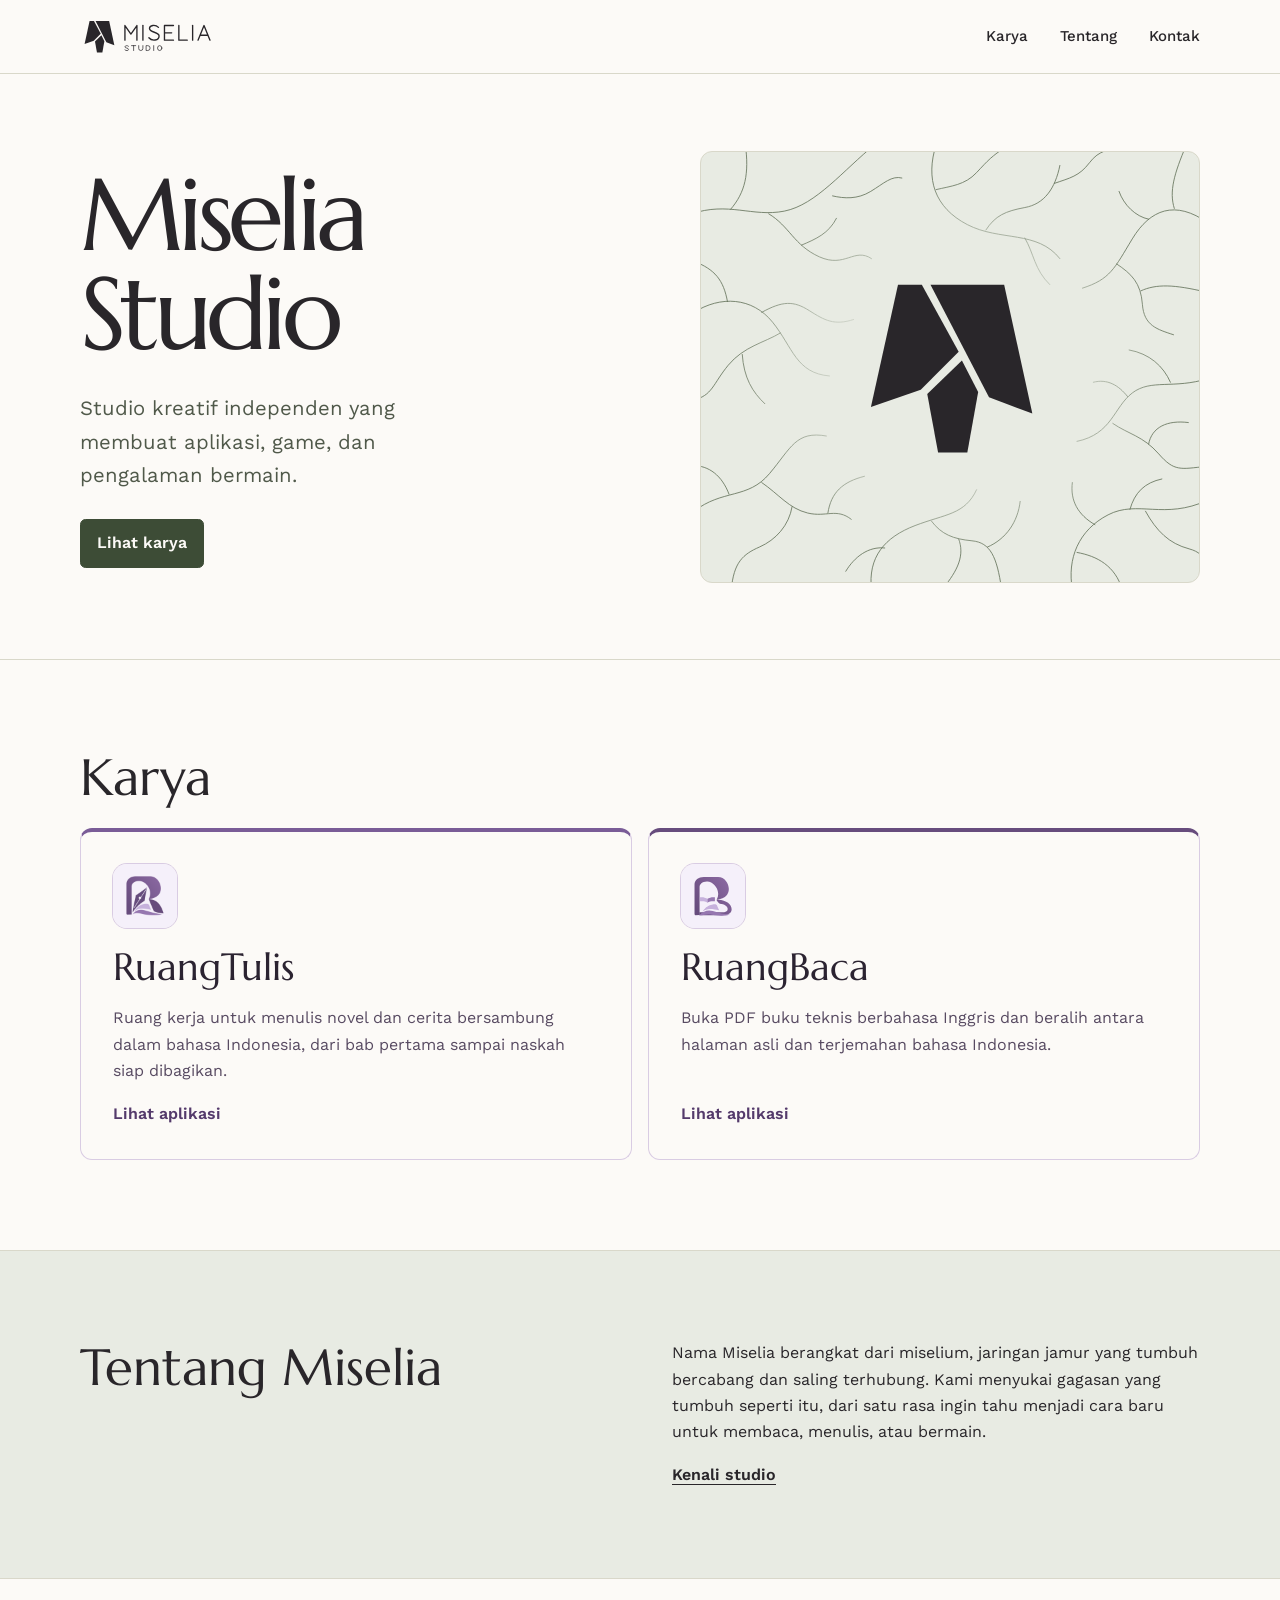
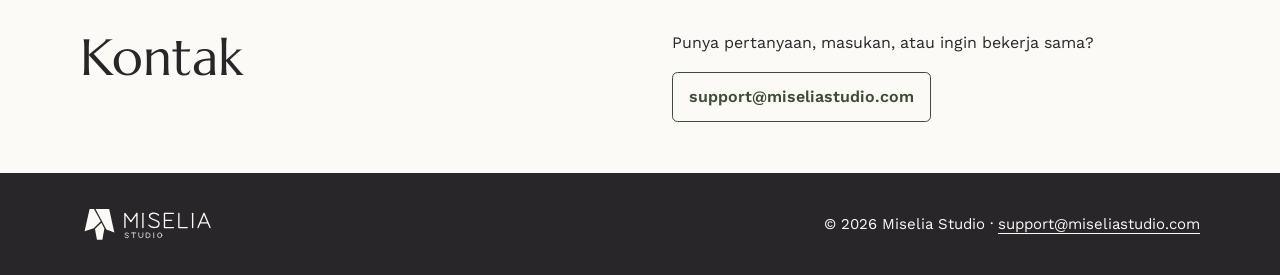
<file: index.html>
<!DOCTYPE html>
<html lang="id">
<head>
<meta charset="utf-8">
<meta name="viewport" content="width=device-width, initial-scale=1">
<title>Miselia Studio</title>
<meta name="description" content="Studio kreatif independen yang membuat aplikasi, game, dan pengalaman bermain.">
<meta property="og:title" content="Miselia Studio">
<meta property="og:description" content="Studio kreatif independen yang membuat aplikasi, game, dan pengalaman bermain.">
<link rel="canonical" href="https://miseliastudio.com/">
<meta property="og:url" content="https://miseliastudio.com/">
<meta name="theme-color" content="#fcfaf7">
<link rel="icon" type="image/svg+xml" href="assets/logo/miselia-tunas-180-favicon.svg">
<link rel="icon" type="image/png" href="assets/logo/miselia-tunas-180-favicon.png">
<link rel="preload" href="assets/font/marcellus-latin-400-normal.woff2" as="font" type="font/woff2" crossorigin>
<link rel="stylesheet" href="assets/gaya.css?v=7">
</head>
<body class="laman-studio laman-beranda">
<a class="lewati" href="#konten">Langsung ke konten</a>
<header class="kepala"><div class="wadah">
<a class="logo" href="#konten" aria-label="Miselia Studio, beranda"><img src="assets/logo/miselia-tunas-180-horizontal-arang.svg" alt="Miselia Studio" width="222" height="64"></a>
<nav class="nav" aria-label="Utama"><a href="#karya">Karya</a><a href="#tentang">Tentang</a><a href="#kontak">Kontak</a></nav>
</div></header>
<main id="konten" tabindex="-1">

<section class="pahlawan beranda">
  <div class="wadah pembuka">
    <div>
      <h1>Miselia Studio</h1>
      <p class="sub">Studio kreatif independen yang membuat aplikasi, game, dan pengalaman bermain.</p>
      <a class="tombol utama" href="#karya">Lihat karya</a>
    </div>
    <div class="bidang-merek" aria-hidden="true">
      <svg class="tekstur-miselium" focusable="false" xmlns="http://www.w3.org/2000/svg" viewBox="0 0 640 480" preserveAspectRatio="none">
        <defs>
          <radialGradient id="kerapatan">
            <stop offset=".27" stop-color="#000"/>
            <stop offset=".54" stop-color="#555"/>
            <stop offset=".87" stop-color="#fff"/>
          </radialGradient>
          <mask id="ruang-tengah" maskUnits="userSpaceOnUse" x="0" y="0" width="640" height="480">
            <rect width="640" height="480" fill="url(#kerapatan)"/>
          </mask>
        </defs>
        <g mask="url(#ruang-tengah)" fill="none" stroke="#65745b" stroke-width="1" stroke-linecap="round">
          <path pathLength="1" d="M-12 69C35 55 66 73 107 66S183 20 223-8
                   M38 64C57 45 62 24 57-8
                   M87 69C114 83 119 104 152 117S197 106 219 119
                   M129 104C148 97 164 91 174 74
                   M169 49C184 52 201 53 218 44S245 26 258 29"/>
          <path pathLength="1" d="M302-8C288 30 300 62 342 81S432 87 461 119
                   M302 42C321 38 339 37 354 23S373 5 392-6
                   M366 87C378 71 391 66 416 62S455 41 461 15
                   M454 35C474 29 486 27 499 12S524-1 539-8
                   M416 96C428 114 428 131 448 148"/>
          <path pathLength="1" d="M651 79C609 53 577 64 554 97S526 142 490 152
                   M608 63C601 44 608 24 623-7
                   M575 75C558 72 543 59 537 44
                   M534 125C553 136 565 146 567 170S586 198 607 204
                   M565 155C585 147 608 148 647 156"/>
          <path pathLength="1" d="M-9 179C25 160 66 162 92 190S122 247 165 250
                   M34 167C29 143 18 131-9 122
                   M78 179C105 166 119 166 139 177S171 194 196 187
                   M102 202C81 213 55 217 35 238S15 272-10 277
                   M53 226C55 252 66 268 82 281"/>
          <path pathLength="1" d="M651 253C607 265 578 253 554 269S528 315 483 323
                   M603 257C594 239 576 225 550 221
                   M548 273C536 260 522 253 504 257
                   M529 303C549 315 568 317 588 337S616 354 648 351
                   M575 326C579 307 599 299 626 302"/>
          <path pathLength="1" d="M-9 401C28 376 60 388 88 359S122 311 161 317
                   M36 382C27 361 10 350-10 350
                   M78 369C100 382 113 398 137 403S174 397 193 410
                   M117 396C113 417 96 433 75 441S42 458 39 488
                   M163 403C167 380 182 368 210 362"/>
          <path pathLength="1" d="M219 489C214 452 236 430 275 417S339 405 354 377
                   M236 442C215 440 197 452 186 468
                   M296 412C309 427 324 432 348 434S380 452 386 487
                   M331 432C339 450 330 467 311 487
                   M368 441C392 432 407 413 410 390"/>
          <path pathLength="1" d="M477 488C470 454 485 422 523 405S595 411 650 389
                   M506 416C484 405 474 389 477 369
                   M551 399C557 380 570 369 592 365
                   M571 401C585 423 601 437 627 443S647 464 651 480
                   M483 447C509 451 532 462 541 488"/>
        </g>
      </svg>
      <img src="assets/logo/miselia-tunas-180-simbol-arang.svg" alt="" width="64" height="64">
    </div>
  </div>
</section>

<section class="bagian" id="karya" aria-labelledby="judul-karya">
  <div class="wadah">
    <h2 id="judul-karya">Karya</h2>
    <div class="kumpulan-kartu-aplikasi">
      <a class="kartu-aplikasi tema-ruangtulis" href="ruangtulis/index.html" aria-labelledby="nama-ruangtulis lihat-ruangtulis">
        <img src="assets/img/ruangtulis/ikon.png" alt="" width="64" height="64">
        <h3 id="nama-ruangtulis">RuangTulis</h3>
        <p>Ruang kerja untuk menulis novel dan cerita bersambung dalam bahasa Indonesia, dari bab pertama sampai naskah siap dibagikan.</p>
        <span class="aksi-kartu-aplikasi" id="lihat-ruangtulis">Lihat aplikasi</span>
      </a>
      <a class="kartu-aplikasi tema-ruangbaca" href="ruangbaca/index.html" aria-labelledby="nama-ruangbaca lihat-ruangbaca">
        <img src="assets/img/ruangbaca/ikon.svg" alt="" width="64" height="64">
        <h3 id="nama-ruangbaca">RuangBaca</h3>
        <p>Buka PDF buku teknis berbahasa Inggris dan beralih antara halaman asli dan terjemahan bahasa Indonesia.</p>
        <span class="aksi-kartu-aplikasi" id="lihat-ruangbaca">Lihat aplikasi</span>
      </a>
    </div>
  </div>
</section>

<section class="bagian bidang-lumut ringkasan" id="tentang">
  <div class="wadah dua-kolom">
    <h2>Tentang Miselia</h2>
    <div class="isi-bidang-lumut">
      <p>Nama Miselia berangkat dari miselium, jaringan jamur yang tumbuh bercabang dan saling terhubung. Kami menyukai gagasan yang tumbuh seperti itu, dari satu rasa ingin tahu menjadi cara baru untuk membaca, menulis, atau bermain.</p>
      <a class="tautan-tentang" href="tentang/index.html">Kenali studio</a>
    </div>
  </div>
</section>

<section class="bagian" id="kontak">
  <div class="wadah dua-kolom">
    <h2>Kontak</h2>
    <div>
      <p>Punya pertanyaan, masukan, atau ingin bekerja sama?</p>
      <a class="tombol" href="mailto:support@miseliastudio.com">support@miseliastudio.com</a>
    </div>
  </div>
</section>

</main>
<footer class="kaki"><div class="wadah">
<img src="assets/logo/miselia-tunas-180-horizontal-gading.svg" alt="Miselia Studio" width="222" height="64">
<p>© 2026 Miselia Studio · <a href="mailto:support@miseliastudio.com">support@miseliastudio.com</a></p>
</div></footer>
</body>
</html>
</file>
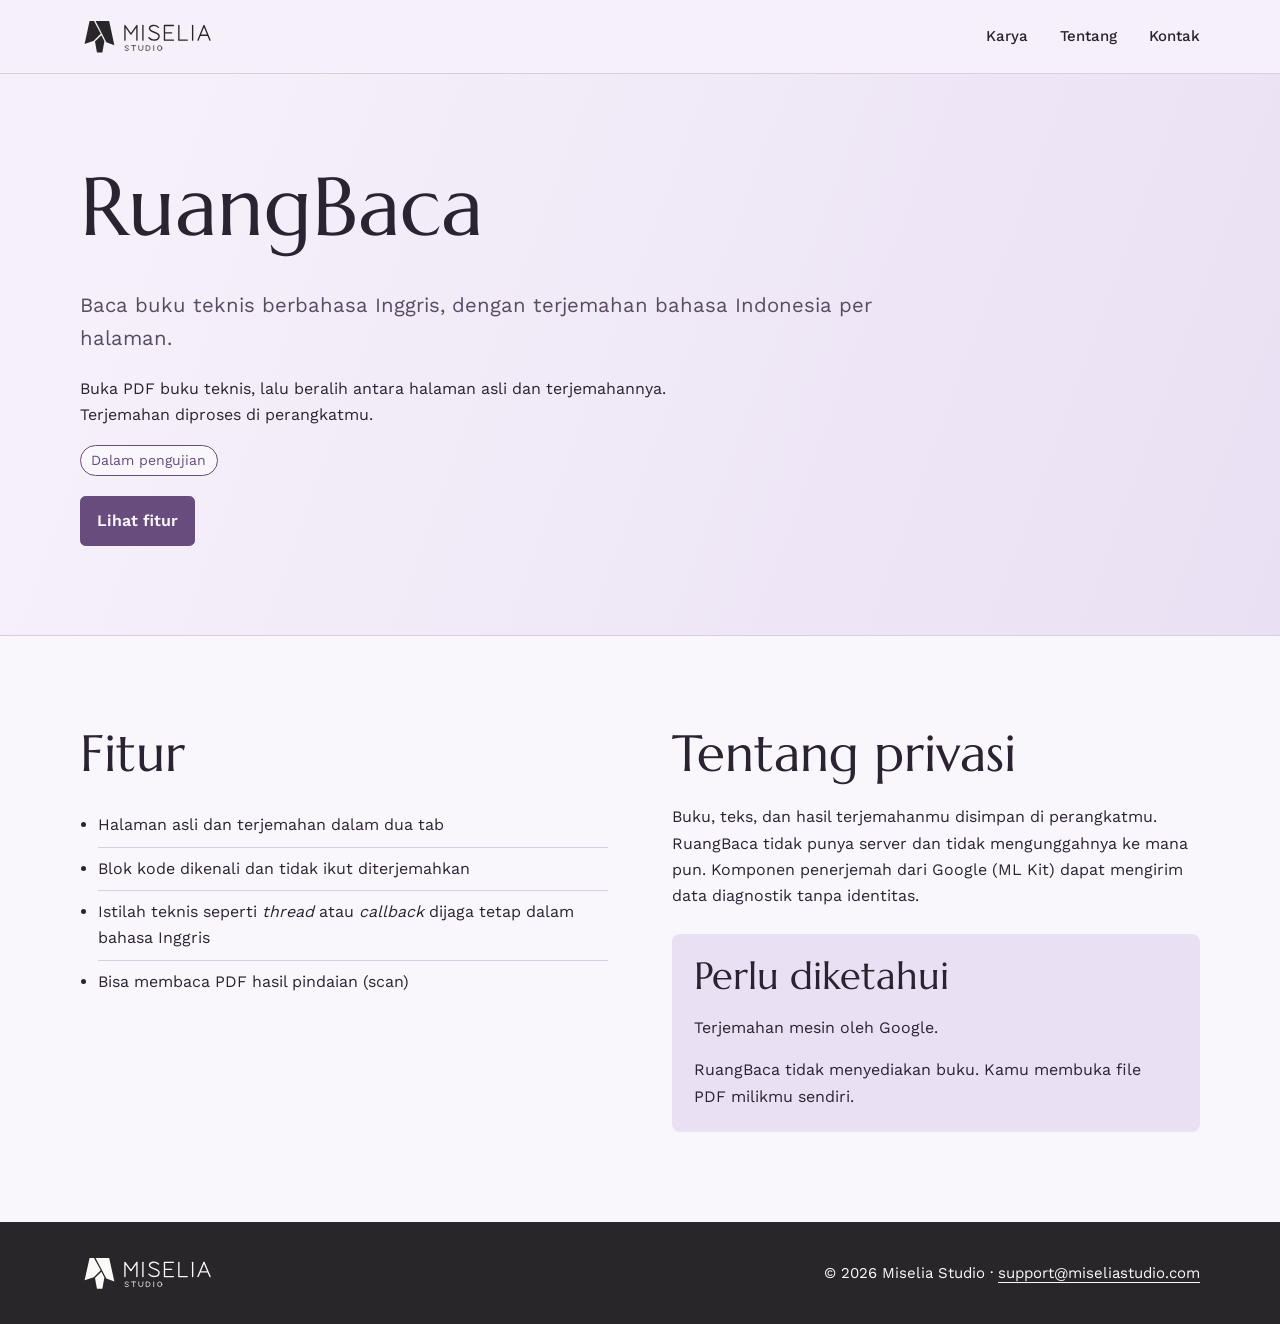
<file: ruangbaca/index.html>
<!DOCTYPE html>
<html lang="id">
<head>
<meta charset="utf-8">
<meta name="viewport" content="width=device-width, initial-scale=1">
<title>RuangBaca · Miselia Studio</title>
<meta name="description" content="Baca buku teknis berbahasa Inggris dengan terjemahan bahasa Indonesia per halaman, diproses di perangkatmu.">
<meta property="og:title" content="RuangBaca · Miselia Studio">
<meta property="og:description" content="Baca buku teknis berbahasa Inggris dengan terjemahan bahasa Indonesia per halaman, diproses di perangkatmu.">
<link rel="canonical" href="https://miseliastudio.com/ruangbaca/">
<meta property="og:url" content="https://miseliastudio.com/ruangbaca/">
<meta name="theme-color" content="#f5f0fa">
<link rel="icon" type="image/svg+xml" href="../assets/logo/miselia-tunas-180-favicon.svg">
<link rel="icon" type="image/png" href="../assets/logo/miselia-tunas-180-favicon.png">
<link rel="preload" href="../assets/font/marcellus-latin-400-normal.woff2" as="font" type="font/woff2" crossorigin>
<link rel="stylesheet" href="../assets/gaya.css?v=7">
</head>
<body class="laman-produk tema-ruangbaca">
<a class="lewati" href="#konten">Langsung ke konten</a>
<header class="kepala"><div class="wadah">
<a class="logo" href="../index.html" aria-label="Miselia Studio, beranda"><img src="../assets/logo/miselia-tunas-180-horizontal-arang.svg" alt="Miselia Studio" width="222" height="64"></a>
<nav class="nav" aria-label="Utama"><a href="../index.html#karya">Karya</a><a href="../tentang/index.html">Tentang</a><a href="../index.html#kontak">Kontak</a></nav>
</div></header>
<main id="konten" tabindex="-1">

<section class="produk-kepala"><div class="wadah">
<h1>RuangBaca</h1>
<p class="sub">Baca buku teknis berbahasa Inggris, dengan terjemahan bahasa Indonesia per halaman.</p>
<p>Buka PDF buku teknis, lalu beralih antara halaman asli dan terjemahannya. Terjemahan diproses di perangkatmu.</p>
<span class="lencana">Dalam pengujian</span>
<div class="tautan-baris"><a class="tombol utama" href="#fitur">Lihat fitur</a></div>
</div></section>
<section class="bagian" id="fitur"><div class="wadah dua-kolom">
<div>
<h2>Fitur</h2>
<ul class="daftar">
<li>Halaman asli dan terjemahan dalam dua tab</li>
<li>Blok kode dikenali dan tidak ikut diterjemahkan</li>
<li>Istilah teknis seperti <em>thread</em> atau <em>callback</em> dijaga tetap dalam bahasa Inggris</li>
<li>Bisa membaca PDF hasil pindaian (scan)</li>
</ul>
</div>
<div>
<h2>Tentang privasi</h2>
<p>Buku, teks, dan hasil terjemahanmu disimpan di perangkatmu. RuangBaca tidak punya server dan tidak mengunggahnya ke mana pun. Komponen penerjemah dari Google (ML Kit) dapat mengirim data diagnostik tanpa identitas.</p>
<div class="info">
<h3>Perlu diketahui</h3>
<p>Terjemahan mesin oleh Google.</p>
<p>RuangBaca tidak menyediakan buku. Kamu membuka file PDF milikmu sendiri.</p>
</div>
</div>
</div></section>

</main>
<footer class="kaki"><div class="wadah">
<img src="../assets/logo/miselia-tunas-180-horizontal-gading.svg" alt="Miselia Studio" width="222" height="64">
<p>© 2026 Miselia Studio · <a href="mailto:support@miseliastudio.com">support@miseliastudio.com</a></p>
</div></footer>
</body>
</html>
</file>
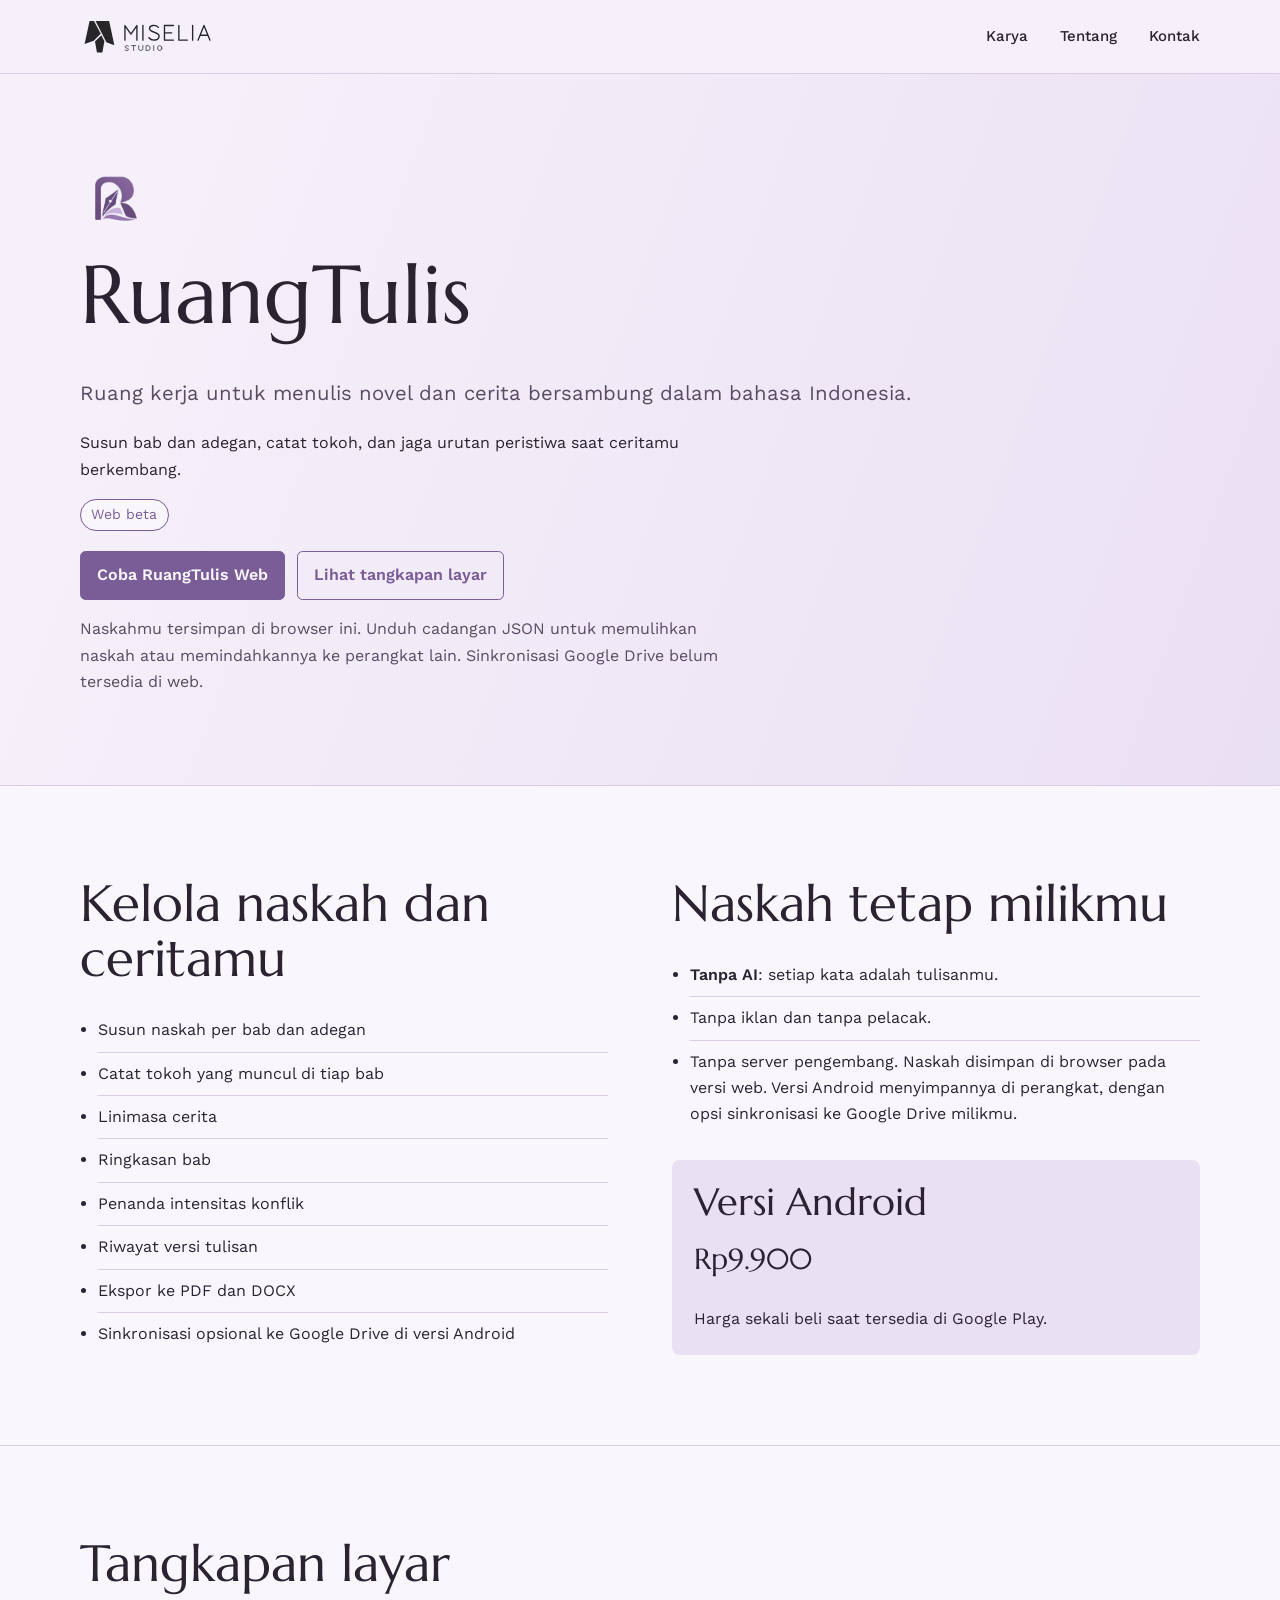
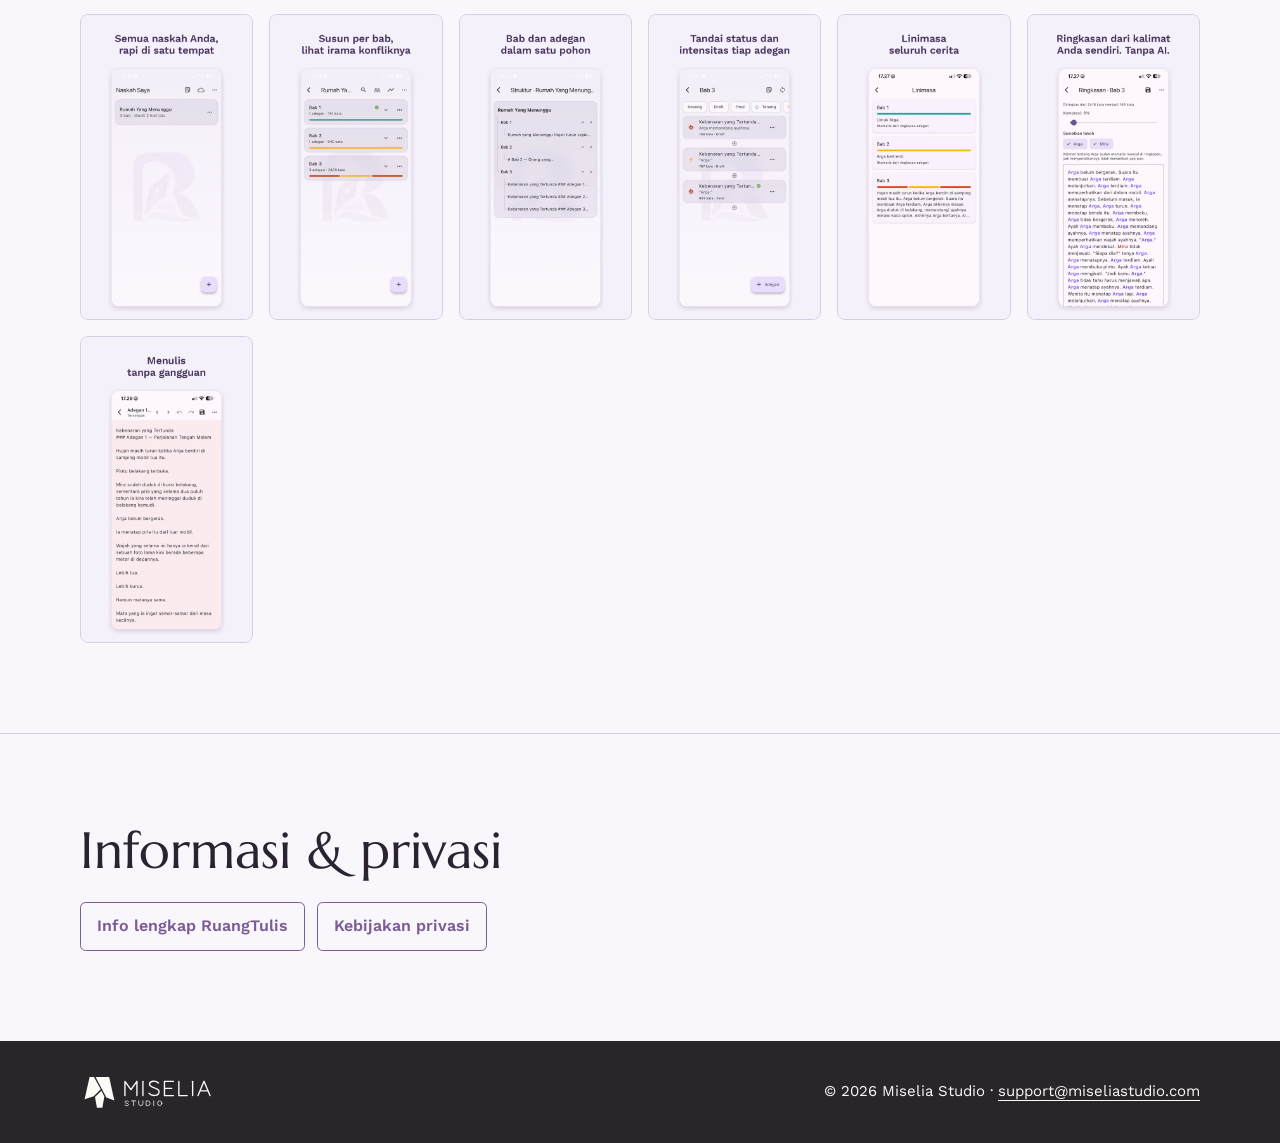
<file: ruangtulis/index.html>
<!DOCTYPE html>
<html lang="id">
<head>
<meta charset="utf-8">
<meta name="viewport" content="width=device-width, initial-scale=1">
<title>RuangTulis · Miselia Studio</title>
<meta name="description" content="Ruang kerja menulis novel dan cerita bersambung untuk penulis fiksi berbahasa Indonesia. Coba versi web beta langsung di browser.">
<meta property="og:title" content="RuangTulis · Miselia Studio">
<meta property="og:description" content="Ruang kerja menulis novel dan cerita bersambung untuk penulis fiksi berbahasa Indonesia. Coba versi web beta langsung di browser.">
<link rel="canonical" href="https://miseliastudio.com/ruangtulis/">
<meta property="og:url" content="https://miseliastudio.com/ruangtulis/">
<meta name="theme-color" content="#f5f0fa">
<link rel="icon" type="image/svg+xml" href="../assets/logo/miselia-tunas-180-favicon.svg">
<link rel="icon" type="image/png" href="../assets/logo/miselia-tunas-180-favicon.png">
<link rel="preload" href="../assets/font/marcellus-latin-400-normal.woff2" as="font" type="font/woff2" crossorigin>
<link rel="stylesheet" href="../assets/gaya.css?v=7">
</head>
<body class="laman-produk tema-ruangtulis">
<a class="lewati" href="#konten">Langsung ke konten</a>
<header class="kepala"><div class="wadah">
<a class="logo" href="../index.html" aria-label="Miselia Studio, beranda"><img src="../assets/logo/miselia-tunas-180-horizontal-arang.svg" alt="Miselia Studio" width="222" height="64"></a>
<nav class="nav" aria-label="Utama"><a href="../index.html#karya">Karya</a><a href="../tentang/index.html">Tentang</a><a href="../index.html#kontak">Kontak</a></nav>
</div></header>
<main id="konten" tabindex="-1">

<section class="produk-kepala"><div class="wadah">
<img class="ikon" src="../assets/img/ruangtulis/ikon.png" alt="" width="192" height="192">
<h1>RuangTulis</h1>
<p class="sub">Ruang kerja untuk menulis novel dan cerita bersambung dalam bahasa Indonesia.</p>
<p>Susun bab dan adegan, catat tokoh, dan jaga urutan peristiwa saat ceritamu berkembang.</p>
<span class="lencana">Web beta</span>
<div class="tautan-baris">
  <a class="tombol utama" href="https://ruangtulis.miseliastudio.com/" aria-describedby="catatan-web">Coba RuangTulis Web</a>
  <a class="tombol" href="#tangkapan-layar">Lihat tangkapan layar</a>
</div>
<p class="catatan-web" id="catatan-web">Naskahmu tersimpan di browser ini. Unduh cadangan JSON untuk memulihkan naskah atau memindahkannya ke perangkat lain. Sinkronisasi Google Drive belum tersedia di web.</p>
</div></section>
<section class="bagian"><div class="wadah dua-kolom">
<div>
<h2>Kelola naskah dan ceritamu</h2>
<ul class="daftar">
<li>Susun naskah per bab dan adegan</li>
<li>Catat tokoh yang muncul di tiap bab</li>
<li>Linimasa cerita</li>
<li>Ringkasan bab</li>
<li>Penanda intensitas konflik</li>
<li>Riwayat versi tulisan</li>
<li>Ekspor ke PDF dan DOCX</li>
<li>Sinkronisasi opsional ke Google Drive di versi Android</li>
</ul>
</div>
<div>
<h2>Naskah tetap milikmu</h2>
<ul class="daftar">
<li><strong>Tanpa AI</strong>: setiap kata adalah tulisanmu.</li>
<li>Tanpa iklan dan tanpa pelacak.</li>
<li>Tanpa server pengembang. Naskah disimpan di browser pada versi web. Versi Android menyimpannya di perangkat, dengan opsi sinkronisasi ke Google Drive milikmu.</li>
</ul>
<div class="info">
<h3>Versi Android</h3>
<p class="harga">Rp9.900</p>
<p>Harga sekali beli saat tersedia di Google Play.</p>
</div>
</div>
</div></section>
<section class="bagian" id="tangkapan-layar"><div class="wadah">
<h2>Tangkapan layar</h2>
<div class="galeri">
<img src="../assets/img/ruangtulis/layar-1.webp" alt="Tangkapan layar RuangTulis 1 dari 7" width="540" height="960" loading="lazy">
<img src="../assets/img/ruangtulis/layar-2.webp" alt="Tangkapan layar RuangTulis 2 dari 7" width="540" height="960" loading="lazy">
<img src="../assets/img/ruangtulis/layar-3.webp" alt="Tangkapan layar RuangTulis 3 dari 7" width="540" height="960" loading="lazy">
<img src="../assets/img/ruangtulis/layar-4.webp" alt="Tangkapan layar RuangTulis 4 dari 7" width="540" height="960" loading="lazy">
<img src="../assets/img/ruangtulis/layar-5.webp" alt="Tangkapan layar RuangTulis 5 dari 7" width="540" height="960" loading="lazy">
<img src="../assets/img/ruangtulis/layar-6.webp" alt="Tangkapan layar RuangTulis 6 dari 7" width="540" height="960" loading="lazy">
<img src="../assets/img/ruangtulis/layar-7.webp" alt="Tangkapan layar RuangTulis 7 dari 7" width="540" height="960" loading="lazy">
</div>
</div></section>
<section class="bagian" id="informasi"><div class="wadah">
<h2>Informasi &amp; privasi</h2>
<div class="tautan-baris">
<a class="tombol" href="https://assasinotes-pixel.github.io/ruangtulis-info/">Info lengkap RuangTulis</a>
<a class="tombol" href="https://assasinotes-pixel.github.io/ruangtulis-info/privasi.html">Kebijakan privasi</a>
</div>
</div></section>

</main>
<footer class="kaki"><div class="wadah">
<img src="../assets/logo/miselia-tunas-180-horizontal-gading.svg" alt="Miselia Studio" width="222" height="64">
<p>© 2026 Miselia Studio · <a href="mailto:support@miseliastudio.com">support@miseliastudio.com</a></p>
</div></footer>
</body>
</html>
</file>
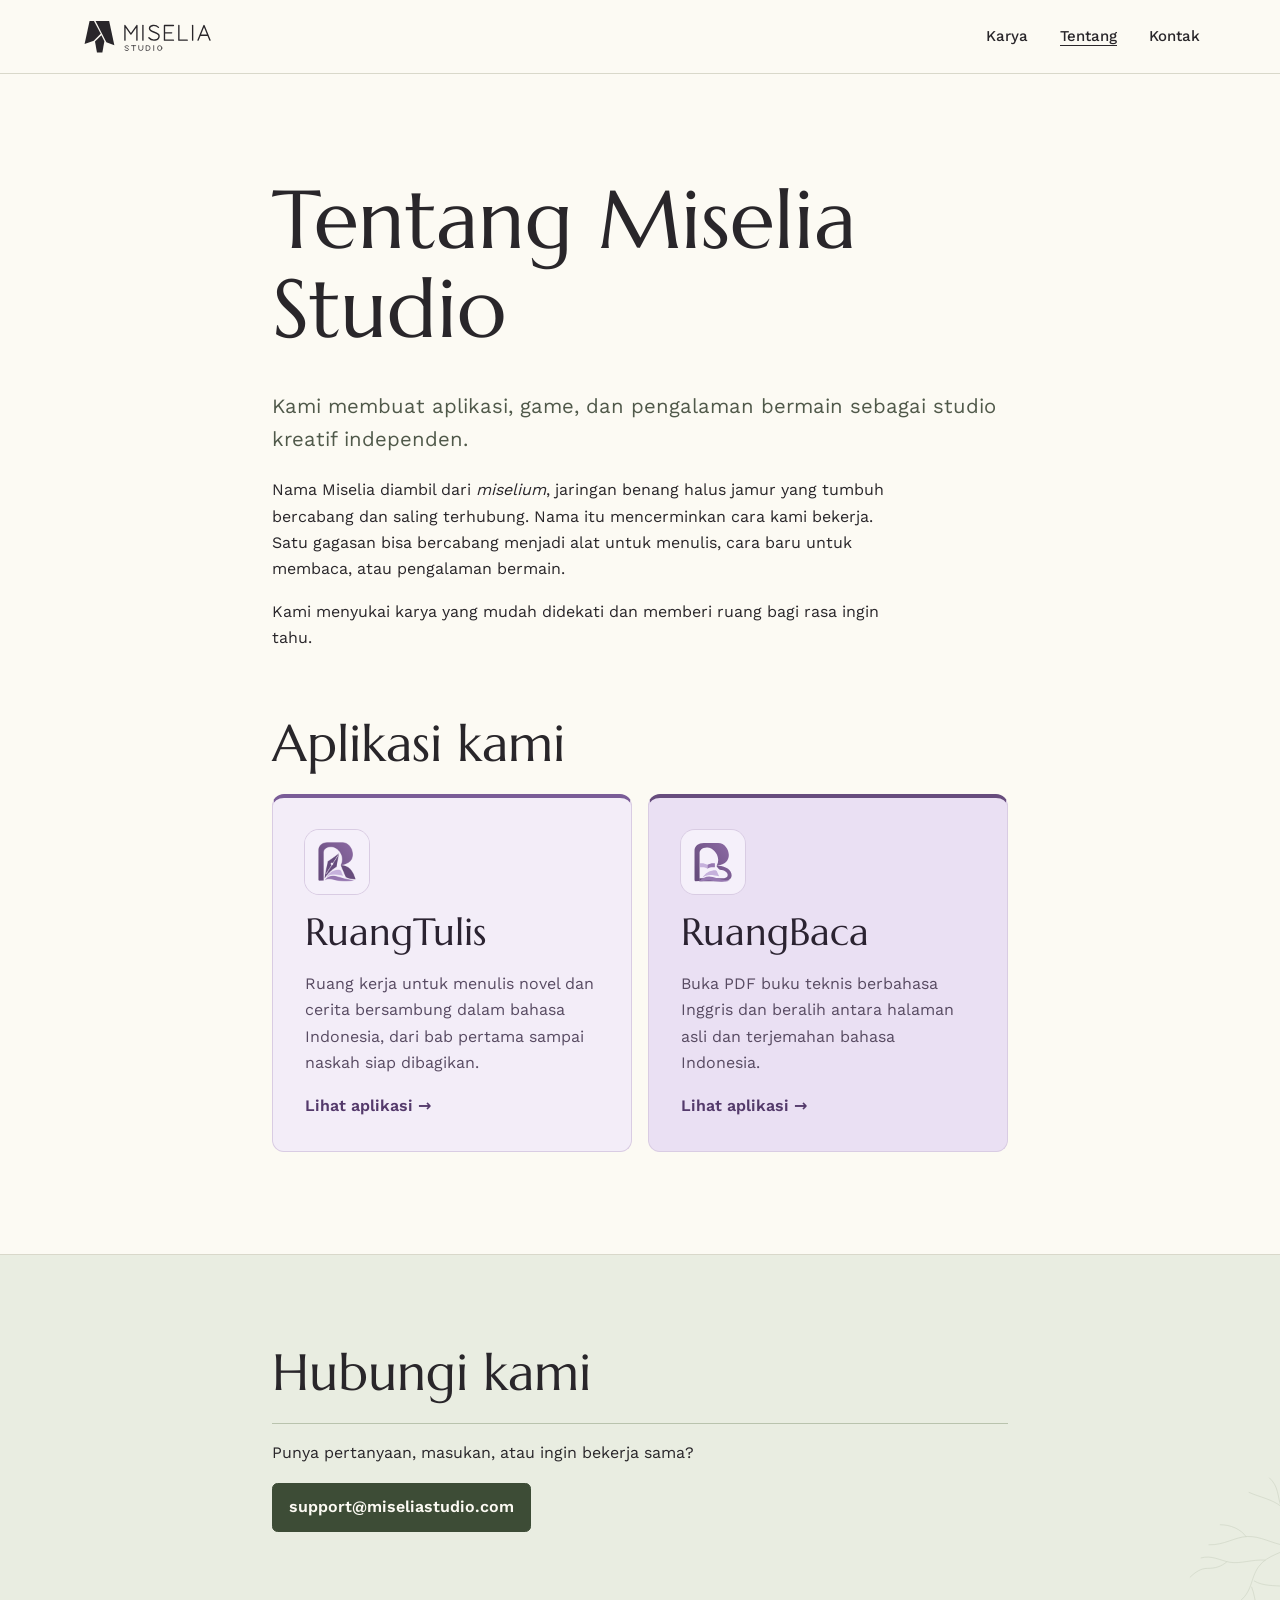
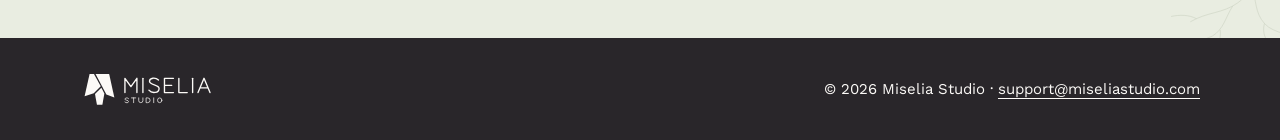
<file: tentang/index.html>
<!DOCTYPE html>
<html lang="id">
<head>
<meta charset="utf-8">
<meta name="viewport" content="width=device-width, initial-scale=1">
<title>Tentang &amp; Kontak · Miselia Studio</title>
<meta name="description" content="Kenali Miselia Studio, studio kreatif independen yang membuat aplikasi, game, dan pengalaman bermain.">
<meta property="og:title" content="Tentang &amp; Kontak · Miselia Studio">
<meta property="og:description" content="Kenali Miselia Studio, studio kreatif independen yang membuat aplikasi, game, dan pengalaman bermain.">
<link rel="canonical" href="https://miseliastudio.com/tentang/">
<meta property="og:url" content="https://miseliastudio.com/tentang/">
<meta name="theme-color" content="#f8f5ee">
<link rel="icon" type="image/svg+xml" href="../assets/logo/miselia-tunas-180-favicon.svg">
<link rel="icon" type="image/png" href="../assets/logo/miselia-tunas-180-favicon.png">
<link rel="preload" href="../assets/font/marcellus-latin-400-normal.woff2" as="font" type="font/woff2" crossorigin>
<link rel="stylesheet" href="../assets/gaya.css?v=7">
</head>
<body class="laman-studio">
<a class="lewati" href="#konten">Langsung ke konten</a>
<header class="kepala"><div class="wadah">
<a class="logo" href="../index.html" aria-label="Miselia Studio, beranda"><img src="../assets/logo/miselia-tunas-180-horizontal-arang.svg" alt="Miselia Studio" width="222" height="64"></a>
<nav class="nav" aria-label="Utama"><a href="../index.html#karya">Karya</a><a href="./index.html" aria-current="page">Tentang</a><a href="#kontak">Kontak</a></nav>
</div></header>
<main id="konten" tabindex="-1">

<section class="profil-studio"><div class="wadah sempit">
<h1>Tentang Miselia Studio</h1>
<p class="sub">Kami membuat aplikasi, game, dan pengalaman bermain sebagai studio kreatif independen.</p>
<p>Nama Miselia diambil dari <em>miselium</em>, jaringan benang halus jamur yang tumbuh bercabang dan saling terhubung. Nama itu mencerminkan cara kami bekerja. Satu gagasan bisa bercabang menjadi alat untuk menulis, cara baru untuk membaca, atau pengalaman bermain.</p>
<p>Kami menyukai karya yang mudah didekati dan memberi ruang bagi rasa ingin tahu.</p>
<section class="aplikasi-studio" aria-labelledby="judul-aplikasi">
<h2 id="judul-aplikasi">Aplikasi kami</h2>
<div class="kumpulan-kartu-aplikasi">
  <a class="kartu-aplikasi tema-ruangtulis" href="../ruangtulis/index.html" aria-labelledby="nama-ruangtulis lihat-ruangtulis">
    <img src="../assets/img/ruangtulis/ikon.png" alt="" width="64" height="64">
    <h3 id="nama-ruangtulis">RuangTulis</h3>
    <p>Ruang kerja untuk menulis novel dan cerita bersambung dalam bahasa Indonesia, dari bab pertama sampai naskah siap dibagikan.</p>
    <span class="aksi-kartu-aplikasi" id="lihat-ruangtulis">Lihat aplikasi <span aria-hidden="true">→</span></span>
  </a>
  <a class="kartu-aplikasi tema-ruangbaca" href="../ruangbaca/index.html" aria-labelledby="nama-ruangbaca lihat-ruangbaca">
    <img src="../assets/img/ruangbaca/ikon.svg" alt="" width="64" height="64">
    <h3 id="nama-ruangbaca">RuangBaca</h3>
    <p>Buka PDF buku teknis berbahasa Inggris dan beralih antara halaman asli dan terjemahan bahasa Indonesia.</p>
    <span class="aksi-kartu-aplikasi" id="lihat-ruangbaca">Lihat aplikasi <span aria-hidden="true">→</span></span>
  </a>
</div>
</section>
</div></section>
<section class="bagian bidang-lumut" id="kontak"><div class="wadah sempit">
<h2>Hubungi kami</h2>
<div class="isi-bidang-lumut">
<p>Punya pertanyaan, masukan, atau ingin bekerja sama?</p>
<p><a class="tombol utama" href="mailto:support@miseliastudio.com">support@miseliastudio.com</a></p>
</div>
</div></section>

</main>
<footer class="kaki"><div class="wadah">
<img src="../assets/logo/miselia-tunas-180-horizontal-gading.svg" alt="Miselia Studio" width="222" height="64">
<p>© 2026 Miselia Studio · <a href="mailto:support@miseliastudio.com">support@miseliastudio.com</a></p>
</div></footer>
</body>
</html>
</file>
<file: assets/gaya.css>
@font-face{font-family:"Marcellus";src:url("font/marcellus-latin-400-normal.woff2") format("woff2");font-weight:400;font-display:swap}
@font-face{font-family:"Work Sans";src:url("font/work-sans-latin-400-normal.woff2") format("woff2");font-weight:400;font-display:swap}
@font-face{font-family:"Work Sans";src:url("font/work-sans-latin-500-normal.woff2") format("woff2");font-weight:500;font-display:swap}
@font-face{font-family:"Work Sans";src:url("font/work-sans-latin-600-normal.woff2") format("woff2");font-weight:600;font-display:swap}

:root {
  --tinta: #212821;
  --kertas: #f8f5ee;
  --redup: #4b574e;
  --garis: #c9cec4;
  --aksen: #243b30;
  --pasir: #f1dfc9;
  --lebar: 76rem;
}

* { box-sizing: border-box; }
body {
  margin: 0;
  background: var(--kertas);
  color: var(--tinta);
  font: 400 1rem/1.65 "Work Sans", system-ui, sans-serif;
}
img { display: block; max-width: 100%; height: auto; }
a { color: inherit; text-underline-offset: .25em; }
:focus-visible { outline: 3px solid #986119; outline-offset: 4px; }
h1, h2, h3 {
  margin: 0 0 .45em;
  font: 400 1em/1.08 "Marcellus", Georgia, serif;
}
h1 { font-size: clamp(2.75rem, 6.4vw, 6rem); }
h2 { font-size: clamp(2.15rem, 4vw, 3.5rem); }
h3 { font-size: clamp(1.8rem, 3vw, 2.55rem); }
p { margin: 0 0 1em; }
.wadah { max-width: var(--lebar); margin-inline: auto; padding-inline: clamp(1rem, 4vw, 3rem); }
.sempit { max-width: 52rem; }
.lewati {
  position: absolute;
  z-index: 1;
  top: 1rem;
  left: 1rem;
  transform: translateY(-200%);
  background: var(--aksen);
  color: white;
  padding: .65rem 1rem;
}
.lewati:focus { transform: none; }

.kepala { border-bottom: 1px solid var(--garis); }
.kepala .wadah, .kaki .wadah, .nav {
  display: flex;
  align-items: center;
  flex-wrap: wrap;
}
.kepala .wadah, .kaki .wadah { justify-content: space-between; gap: .5rem 2rem; }
.kepala .wadah { padding-block: .85rem; }
.kepala .logo img, .kaki img { width: auto; height: 2.4rem; }
.nav { gap: 0 clamp(.85rem, 3vw, 2rem); font-size: .9375rem; font-weight: 500; }
.nav a { padding-block: .65rem; text-decoration: none; }
.nav a:hover, .nav a[aria-current="page"] { text-decoration: underline; }

.pahlawan, .produk-kepala, .bagian { padding-block: clamp(2.5rem, 7vw, 6rem); }
.bagian { border-top: 1px solid var(--garis); }
.pembuka, .dua-kolom {
  display: grid;
  grid-template-columns: repeat(2, minmax(0, 1fr));
  gap: clamp(1.25rem, 5vw, 5rem);
}
.pembuka { align-items: center; grid-template-columns: 1fr .9fr; }
.laman-studio {
  --kertas: #fcfaf3;
  --tinta: #29262a;
  --aksen: #3d4c36;
  --redup: #50594a;
  --garis: #d9d8ca;
}
.laman-studio .pahlawan { padding-block: clamp(2rem, 6vw, 5rem); }
.beranda h1 {
  max-width: 9ch;
  font-size: clamp(3.1rem, 8vw, 7.25rem);
  letter-spacing: -.055em;
  line-height: .97;
  margin-bottom: .28em;
}
.sub, .makna { max-width: 42ch; color: var(--redup); font-size: clamp(1.08rem, 2vw, 1.27rem); }
.produk-kepala p { max-width: 66ch; }
.laman-produk {
  --kertas: #faf7fc;
  --tinta: #2b2331;
  --redup: #584b62;
  --garis: #d9cce3;
  --permukaan-produk: #f5f0fa;
  --sorotan-produk: #eae0f3;
}
.tema-ruangtulis { --aksen: #7a5c97; }
.tema-ruangbaca { --aksen: #674c7d; }
.laman-produk .kepala { background: var(--permukaan-produk); }
.laman-produk .produk-kepala {
  background: linear-gradient(110deg, var(--permukaan-produk) 12%, var(--sorotan-produk));
}
.laman-produk .lencana { background: var(--kertas); color: var(--aksen); }
.laman-produk .info { background: var(--sorotan-produk); }
.laman-produk .nav a[aria-current="page"] { color: var(--aksen); }
.laman-produk :focus-visible { outline-color: var(--aksen); }
.catatan-web { margin: 1rem 0 0; color: var(--redup); }
.beranda .sub { max-width: 31ch; }
.beranda .tombol { margin-top: .35rem; }
.beranda, .bidang-lumut {
  position: relative;
  isolation: isolate;
  overflow: clip;
}
.beranda::after, .bidang-lumut::after {
  content: "";
  position: absolute;
  z-index: -1;
  background: url("img/studio/pola-miselium.svg") right center / contain no-repeat;
  pointer-events: none;
}
.beranda::after {
  inset: 0 -3rem 0 auto;
  width: clamp(8rem, 23vw, 23rem);
  opacity: .46;
}
.bidang-lumut::after {
  inset: auto -3rem -2rem auto;
  width: clamp(8rem, 15vw, 16rem);
  height: clamp(8rem, 16vw, 17rem);
  opacity: .28;
}
.ringkasan::after {
  inset-inline: -3rem auto;
  transform: scaleX(-1);
}
.bidang-merek {
  display: grid;
  place-items: center;
  min-height: clamp(18rem, 36vw, 30rem);
}
.bidang-merek img { width: clamp(7rem, 17vw, 13rem); }
.profil-studio { padding-block: clamp(3rem, 8vw, 7rem); }
.profil-studio p { max-width: 63ch; }
.aplikasi-studio { margin-top: clamp(2.5rem, 6vw, 4rem); }
.kumpulan-kartu-aplikasi {
  display: grid;
  grid-template-columns: repeat(auto-fit, minmax(min(100%, 17rem), 1fr));
  gap: 1rem;
}
.kartu-aplikasi {
  display: flex;
  flex-direction: column;
  align-items: flex-start;
  padding: clamp(1.25rem, 4vw, 2rem);
  border: 1px solid #d9cce3;
  border-top: .25rem solid var(--aksen);
  border-radius: .75rem;
  color: #2b2331;
  text-decoration: none;
}
.kartu-aplikasi.tema-ruangtulis { background: #f3edf8; }
.kartu-aplikasi.tema-ruangbaca { background: #eae0f3; }
.kartu-aplikasi img {
  width: 4rem;
  border-radius: 22%;
  box-shadow: 0 0 0 1px #d9cce3;
  margin-bottom: 1.15rem;
}
.kartu-aplikasi p { color: #584b62; }
.aksi-kartu-aplikasi { margin-top: auto; color: #543a6b; font-weight: 600; }
.kartu-aplikasi:is(:hover, :focus-visible) { border-color: var(--aksen); }
.kartu-aplikasi:is(:hover, :focus-visible) .aksi-kartu-aplikasi { text-decoration: underline; }
.kartu-aplikasi:focus-visible { outline-color: var(--aksen); }

.lencana { display: inline-block; padding: .2rem .65rem; border: 1px solid currentColor; border-radius: 100vw; font-size: .875rem; }
a:hover { text-decoration-thickness: 2px; }
.bidang-lumut { background: #e9ede1; }
.isi-bidang-lumut { border-top: 1px solid #b9c3ad; padding-top: 1rem; }
.ringkasan p { max-width: 56ch; margin: 0; }

.ikon { width: 4.5rem; border-radius: 22%; margin-bottom: 1rem; }
.daftar { padding-left: 1.15rem; margin: 0; }
.daftar li { padding: .5rem 0; }
.daftar li + li { border-top: 1px solid var(--garis); }
.info { padding: 1.4rem; margin-top: 1.5rem; background: var(--pasir); border-radius: .5rem; }
.info p:last-child { margin-bottom: 0; }
.harga { font: 1.8rem "Marcellus", Georgia, serif; }
.galeri { display: grid; grid-template-columns: repeat(auto-fit, minmax(min(100%, 10rem), 1fr)); gap: 1rem; align-items: start; }
.galeri img { width: 100%; border: 1px solid var(--garis); border-radius: .5rem; }

.tautan-baris { display: flex; flex-wrap: wrap; gap: .75rem; margin-top: 1.25rem; }
.tombol {
  display: inline-block;
  max-width: 100%;
  overflow-wrap: anywhere;
  padding: .66rem 1rem;
  border: 1px solid var(--aksen);
  border-radius: .35rem;
  color: var(--aksen);
  text-decoration: none;
  font-weight: 600;
}
.tombol.utama { background: var(--aksen); color: var(--kertas); }
.tombol:hover { text-decoration: underline; }
.kaki { background: #29262a; color: #fcfaf7; padding-block: 2rem; }
.kaki :focus-visible { outline-color: #fcfaf7; }
.kaki p { margin: 0; font-size: .9375rem; }

@media (max-width: 48rem) {
  .pembuka, .dua-kolom { grid-template-columns: 1fr; }
  .beranda::after { inset-block-start: auto; height: 14rem; }
  .bidang-lumut::after { inset-inline-end: -2.75rem; inset-block-end: -.75rem; opacity: .23; }
  .ringkasan::after { inset-inline: -2.75rem auto; }
  .bidang-merek { min-height: 14rem; margin-top: .75rem; }
  .galeri { grid-template-columns: repeat(2, minmax(0, 1fr)); }
}

.laman-beranda {
  --kertas: #fcfaf7;
  --lumut-pucat: #e8ebe3;
}
.laman-beranda .beranda::after,
.laman-beranda .ringkasan::after { content: none; }
.laman-beranda .bidang-merek {
  min-height: clamp(12rem, 35vw, 27rem);
  margin: 0;
  border: 1px solid var(--garis);
  border-radius: .75rem;
  position: relative;
  isolation: isolate;
  overflow: clip;
  background: var(--lumut-pucat);
}
.laman-beranda .kartu-aplikasi { background: var(--kertas); }
.laman-beranda .bidang-lumut { background: var(--lumut-pucat); }
.laman-beranda .tautan-tentang {
  display: inline-block;
  margin-top: 1rem;
  font-weight: 600;
}

@media (max-width: 30rem) {
  .kepala .wadah { gap: .25rem 1rem; }
  .laman-beranda .beranda { padding-top: 2rem; }
}

.laman-beranda .ringkasan h2 { margin-bottom: 0; }
.laman-beranda .ringkasan .isi-bidang-lumut {
  border-top: 0;
  padding-top: 0;
}
.laman-beranda #kontak { padding-block: clamp(2rem, 4vw, 3.25rem); }

@media (max-width: 25rem) {
  .kepala .nav { width: 100%; }
  .nav a { min-height: 2.75rem; }
}

.tekstur-miselium {
  position: absolute;
  z-index: -1;
  inset: 0;
  width: 100%;
  height: 100%;
  pointer-events: none;
}

@media (prefers-reduced-motion: no-preference) {
  .tekstur-miselium path {
    stroke-dasharray: 1 1;
    animation: tumbuh-miselium 1.65s ease-in-out both;
  }
  .tekstur-miselium path:nth-child(2n) { animation-delay: .2s; }
  .tekstur-miselium path:nth-child(3n) { animation-delay: .35s; }
}

@keyframes tumbuh-miselium {
  from { stroke-dashoffset: 1; }
  to { stroke-dashoffset: 0; }
}
</file>
